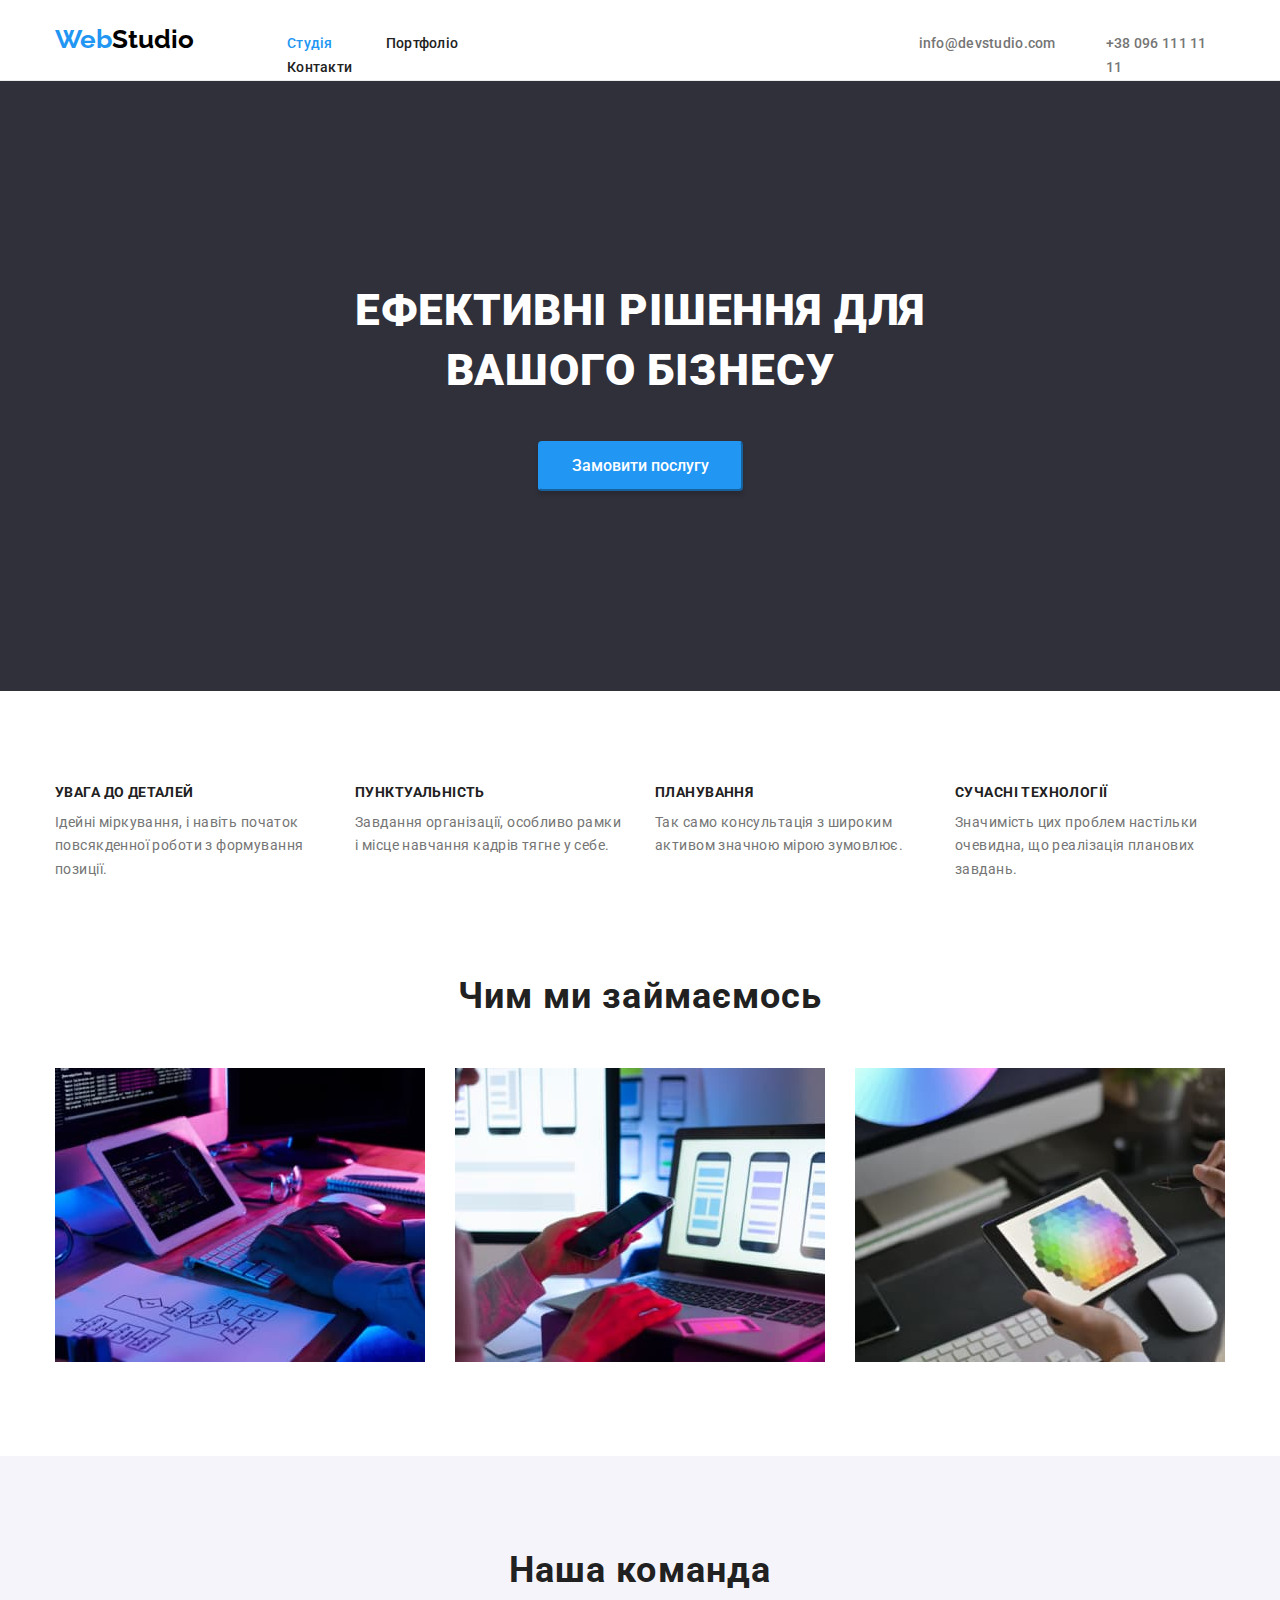
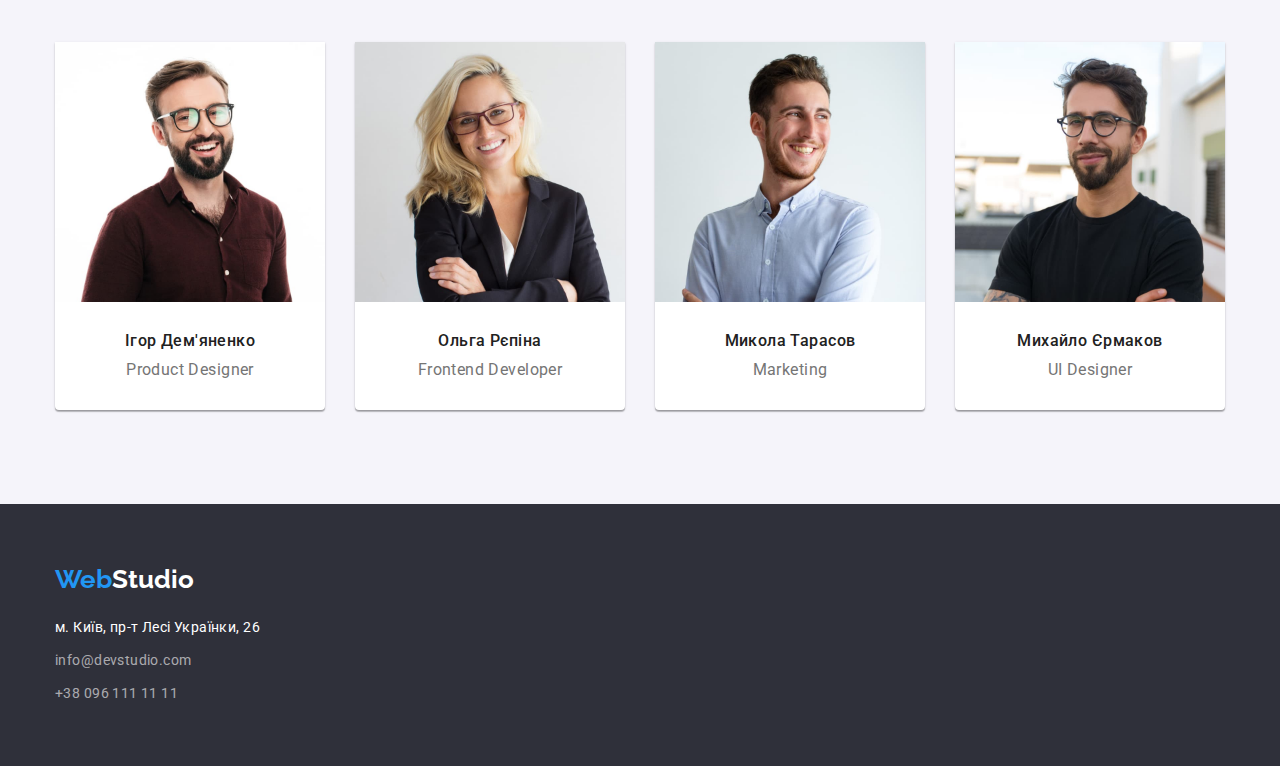
<file: index.html>
<!DOCTYPE html>
<html lang="uk">
  <head>
    <meta charset="UTF-8" />
    <meta http-equiv="X-UA-Compatible" content="IE=edge" />
    <meta name="viewport" content="width=device-width, initial-scale=1.0" />
    <title>Студія</title>
    <link rel="preconnect" href="https://fonts.googleapis.com" />
    <link rel="preconnect" href="https://fonts.gstatic.com" crossorigin />
    <link
      rel="stylesheet"
      href="https://cdnjs.cloudflare.com/ajax/libs/modern-normalize/1.1.0/modern-normalize.css"
    />
    <link
      href="https://fonts.googleapis.com/css2?family=Raleway:wght@700&family=Roboto:wght@400;500;700;900&display=swap"
      rel="stylesheet"
    />
    <link rel="stylesheet" href="./css/styles.css" />
  </head>
  <body>
    <header class="header">
      <div class="container container-header">
        <!--Логотип-->
        <a class="logo" href="./index.html"
          ><span class="logo-color">Web</span>Studio</a
        >
        <!--Навігація-->
        <nav class="site-nav">
          <ul class="list-nav">
            <li class="list-item">
              <a class="page" href="./index.html">Студія</a>
            </li>
            <li class="list-item">
              <a href="./portfolio.html">Портфоліо</a>
            </li>
            <li class="list-item"><a href="">Контакти</a></li>
          </ul>
        </nav>
        <!--Зв'язок з нами-->

        <ul class="contacts">
          <li class="contact-item">
            <a href="mailto:info@devstudio.com">info@devstudio.com</a>
          </li>
          <li class="contact-item">
            <a href="tel:+380961111111">+38 096 111 11 11</a>
          </li>
        </ul>
      </div>
      <div class="header-border"></div>
    </header>

    <main>
      <!--Герой-->

      <section class="hero">
        <h1 class="hero-title">Ефективні рішення для вашого бізнесу</h1>
        <!--Кнопка-->
        <button class="studio" type="button">Замовити послугу</button>
      </section>

      <!--Cекція-->
      <section class="content">
        <div class="container">
          <h2 class="visually-hidden">Методи покращення ефективності</h2>
          <ul class="methods-list list">
            <li class="list-item-method">
              <h3 class="method-titles">УВАГА ДО ДЕТАЛЕЙ</h3>
              <p class="about-method">
                Ідейні міркування, і навіть початок повсякденної роботи з
                формування позиції.
              </p>
            </li>
            <li class="list-item-method">
              <h3 class="method-titles">ПУНКТУАЛЬНІСТЬ</h3>
              <p class="about-method">
                Завдання організації, особливо рамки і місце навчання кадрів
                тягне у себе.
              </p>
            </li>
            <li class="list-item-method">
              <h3 class="method-titles">ПЛАНУВАННЯ</h3>
              <p class="about-method">
                Так само консультація з широким активом значною мірою зумовлює.
              </p>
            </li>
            <li class="list-item-method">
              <h3 class="method-titles">СУЧАСНІ ТЕХНОЛОГІЇ</h3>
              <p class="about-method">
                Значимість цих проблем настільки очевидна, що реалізація
                планових завдань.
              </p>
            </li>
          </ul>
        </div>
      </section>

      <section class="content content-no-pt">
        <div class="container ">
          <h2 class="section-title">Чим ми займаємось</h2>
          <ul class="list-item-benefits">
            <li class="list-examples">
              <img
                class="example-photo"
                src="./images/box1.jpg"
                alt="Написання коду"
                width="370"
              />
            </li>
            <li class="list-examples">
              <img
                class="example-photo"
                src="./images/box2.jpg"
                alt="Мобільна розробка"
                width="370"
              />
            </li>
            <li class="list-examples">
              <img
                class="example-photo"
                src="./images/box3.jpg"
                alt="Розробка дизайну"
                width="370"
              />
            </li>
          </ul>
        </div>
      </section>

      <section class="content content-bcgnd">
        <div class="container">
          <h2 class="section-title">Наша команда</h2>
          <ul class="team-list">
            <li class="team-card">
              <img
                class="photo"
                src="./images/photo1.jpg"
                alt="фото Ігора"
                width="270"
              />
              <div class="about-text">
                <h3 class="team-names">Ігор Дем'яненко</h3>
                <p class="job-title">Product Designer</p>
              </div>
            </li>
            <li class="team-card">
              <img
                class="photo"
                src="./images/photo2.jpg"
                alt="фото Ольги"
                width="270"
              />
              <div class="about-text">
                <h3 class="team-names">Ольга Рєпіна</h3>
                <p class="job-title">Frontend Developer</p>
              </div>
            </li>
            <li class="team-card">
              <img
                class="photo"
                src="./images/photo3.jpg"
                alt="Фото Миколи"
                width="270"
              />
              <div class="about-text">
                <h3 class="team-names">Микола Тарасов</h3>
                <p class="job-title">Marketing</p>
              </div>
            </li>
            <li class="team-card">
              <img
                class="photo"
                src="./images/photo4.jpg"
                alt="Фото Михайла"
                width="270"
              />
              <div class="about-text">
                <h3 class="team-names">Михайло Єрмаков</h3>
                <p class="job-title">UI Designer</p>
              </div>
            </li>
          </ul>
        </div>
      </section>
    </main>

    <footer>
      <div class="container">
        <a class="logo-footer" href="./index.html"
          ><span class="logo-color">Web</span>Studio</a
        >
        <!--Адреса-->
        <address>
          <ul class="footer-nav">
            <li class="location">
              <a class="address-footer" href=""
                >м. Київ, пр-т Лесі Українки, 26</a
              >
            </li>
            <li class="location">
              <a class="adress-footer" href="mailto:info@devstudio.com"
                >info@devstudio.com</a
              >
            </li>
            <li class="location">
              <a class="adress-footer" href="tel:+380961111111"
                >+38 096 111 11 11</a
              >
            </li>
          </ul>
        </address>
      </div>
    </footer>
  </body>
</html>
</file>
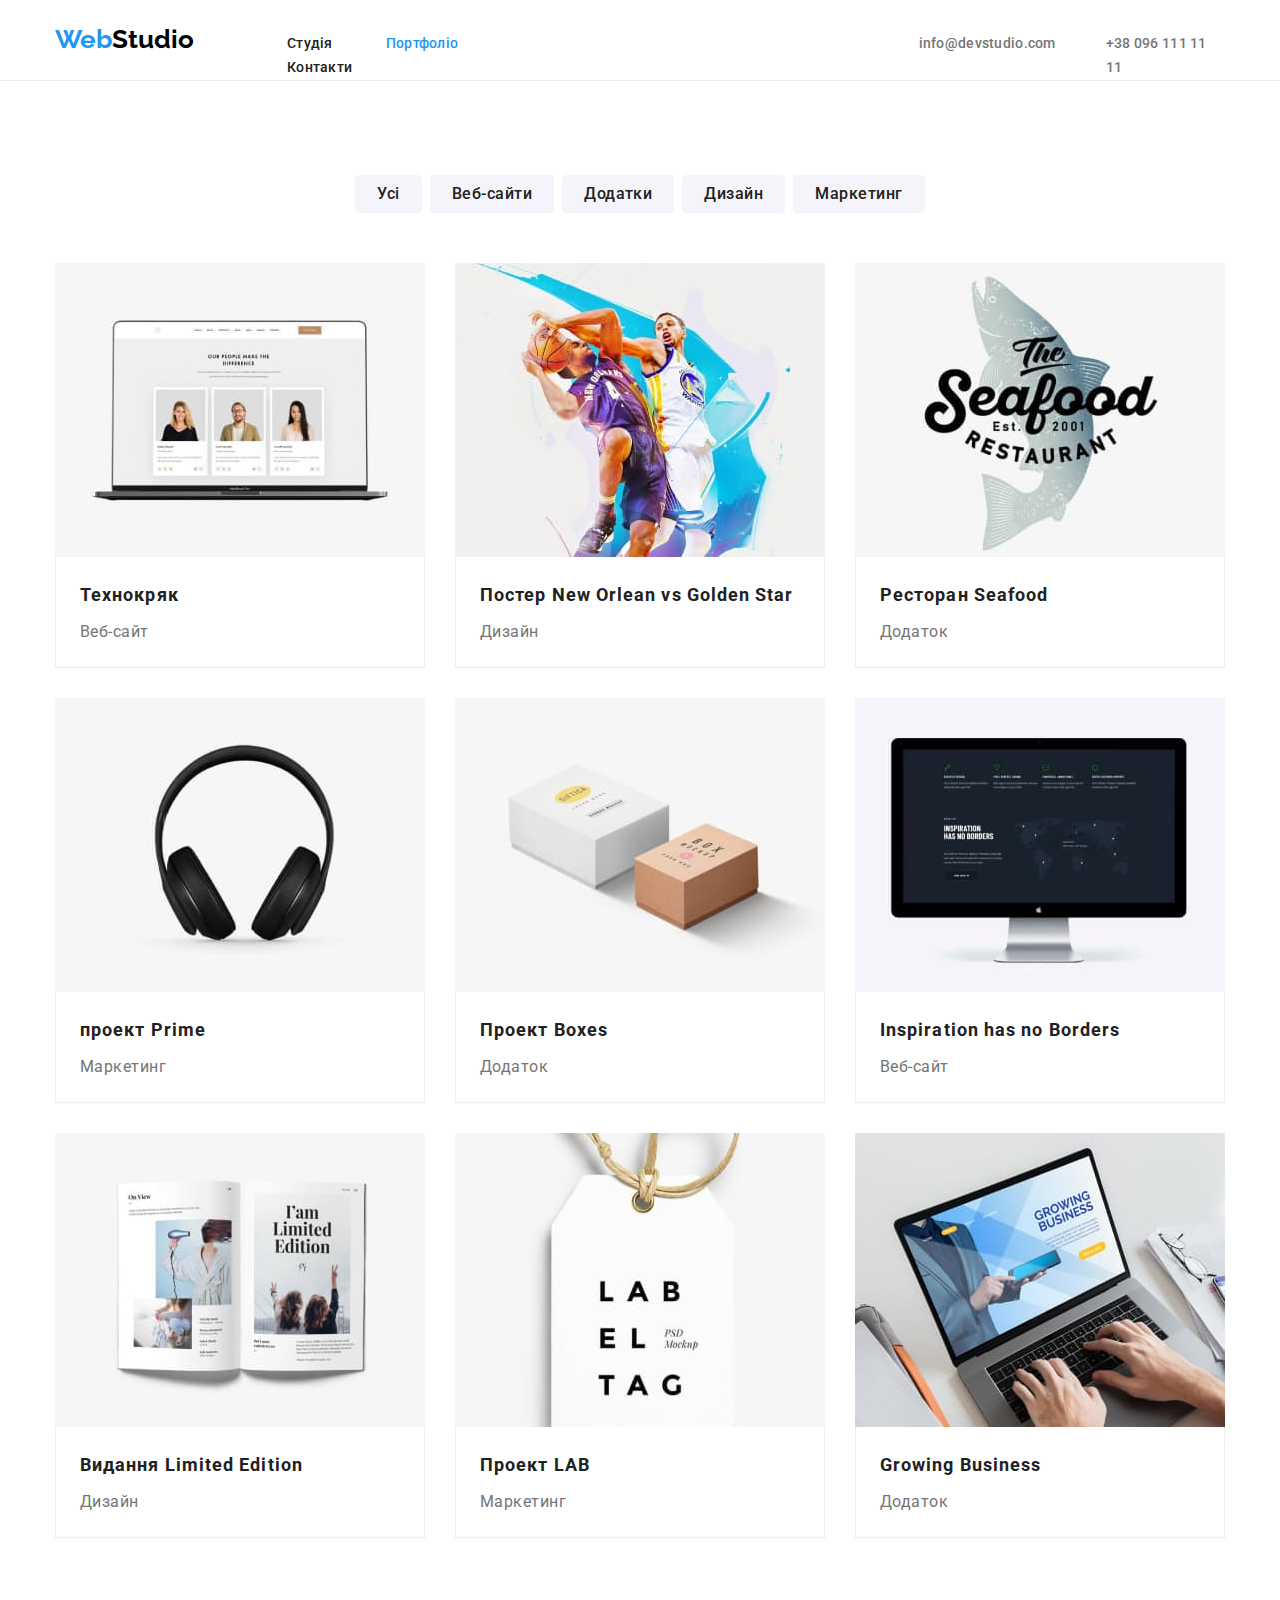
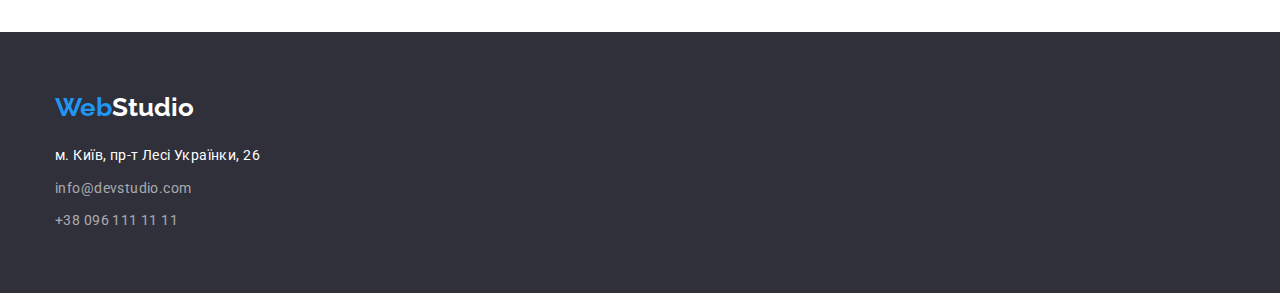
<file: portfolio.html>
<!DOCTYPE html>
<html lang="uk">
  <head>
    <meta charset="UTF-8" />
    <meta http-equiv="X-UA-Compatible" content="IE=edge" />
    <meta name="viewport" content="width=device-width, initial-scale=1.0" />
    <title>Портфоліо</title>
    <link
      rel="stylesheet"
      href="https://cdnjs.cloudflare.com/ajax/libs/modern-normalize/1.1.0/modern-normalize.css"
    />
    <link
      href="https://fonts.googleapis.com/css2?family=Raleway:wght@700&family=Roboto:wght@400;500;700&display=swap"
      rel="stylesheet"
    />
    <link rel="stylesheet" href="./css/styles.css" />
  </head>
  <body>
    <header class="header">
      <div class="container container-header">
        <!--Логотип-->
        <a class="logo" href="./index.html"
          ><span class="logo-color">Web</span>Studio</a
        >
        <!--Навігація-->
        <nav class="site-nav">
          <ul class="list-nav">
            <li class="list-item">
              <a href="./index.html">Студія</a>
            </li>
            <li class="list-item">
              <a class="page" href="./portfolio.html">Портфоліо</a>
            </li>
            <li class="list-item"><a href="">Контакти</a></li>
          </ul>
        </nav>
        <!--Зв'язок з нами-->

        <ul class="contacts">
          <li class="contact-item">
            <a href="mailto:info@devstudio.com">info@devstudio.com</a>
          </li>
          <li class="contact-item">
            <a href="tel:+380961111111">+38 096 111 11 11</a>
          </li>
        </ul>
      </div>
      <div class="header-border"></div>
    </header>

    <main>
      <section class="content">
        <div class="container">
          <h1 class="visually-hidden">Наші роботи</h1>

          <ul class="portfolio-btn">
            <li class="btn-icon">
              <button class="control-btn" type="button">Усі</button>
            </li>
            <li class="btn-icon">
              <button class="control-btn" type="button">Веб-сайти</button>
            </li>
            <li class="btn-icon">
              <button class="control-btn" type="button">Додатки</button>
            </li>
            <li class="btn-icon">
              <button class="control-btn" type="button">Дизайн</button>
            </li>
            <li class="btn-icon">
              <button class="control-btn" type="button">Маркетинг</button>
            </li>
          </ul>

          <ul class="products">
            <li class="card-product">
              <a href=""
                ><img
                  class="product-img"
                  src="./images/img1.jpg"
                  alt="Ноутбук"
                  width="370"
                  height="294"
                />
                <div class="about-products">
                  <h2 class="product-name">Технокряк</h2>
                  <p class="product-type">Веб-сайт</p>
                </div>
              </a>
            </li>
            <li class="card-product">
              <a href="">
                <img
                  class="product-img"
                  src="./images/img2.jpg"
                  alt="Гра в баскетбол"
                  width="370"
                  height="294"
                />
                <div class="about-products">
                  <h2 class="product-name">Постер New Orlean vs Golden Star</h2>
                  <p class="product-type">Дизайн</p>
                </div></a
              >
            </li>
            <li class="card-product">
              <a href=""
                ><img
                  class="product-img"
                  src="./images/img3.jpg"
                  alt="Логотип ресторану"
                  width="370"
                  height="294"
                />
                <div class="about-products">
                  <h2 class="product-name">Ресторан Seafood</h2>
                  <p class="product-type">Додаток</p>
                </div></a
              >
            </li>
            <li class="card-product">
              <a href=""
                ><img
                  class="product-img"
                  src="./images/img4.jpg"
                  alt="Навушники"
                  width="370"
                  height="294"
                />
                <div class="about-products">
                  <h2 class="product-name">проект Prime</h2>
                  <p class="product-type">Маркетинг</p>
                </div></a
              >
            </li>
            <li class="card-product">
              <a href=""
                ><img
                  class="product-img"
                  src="./images/img5.jpg"
                  alt="Коробки"
                  width="370"
                  height="294"
                />
                <div class="about-products">
                  <h2 class="product-name">Проект Boxes</h2>
                  <p class="product-type">Додаток</p>
                </div></a
              >
            </li>
            <li class="card-product">
              <a href="">
                <img
                  class="product-img"
                  src="./images/img6.jpg"
                  alt="Комп'ютер"
                  width="370"
                  height="294"
                />
                <div class="about-products">
                  <h2 class="product-name">Inspiration has no Borders</h2>
                  <p class="product-type">Веб-сайт</p>
                </div></a
              >
            </li>
            <li class="card-product">
              <a href="">
                <img
                  class="product-img"
                  src="./images/img7.jpg"
                  alt="Книга"
                  width="370"
                  height="294"
                />
                <div class="about-products">
                  <h2 class="product-name">Видання Limited Edition</h2>
                  <p class="product-type">Дизайн</p>
                </div></a
              >
            </li>
            <li class="card-product">
              <a href="">
                <img
                  class="product-img"
                  src="./images/img8.jpg"
                  alt="Бирка"
                  width="370"
                  height="294"
                />
                <div class="about-products">
                  <h2 class="product-name">Проект LAB</h2>
                  <p class="product-type">Маркетинг</p>
                </div></a
              >
            </li>
            <li class="card-product">
              <a href="">
                <img
                  class="product-img"
                  src="./images/img9.jpg"
                  alt="Ноутбук"
                  width="370"
                  height="294"
                />
                <div class="about-products">
                  <h2 class="product-name">Growing Business</h2>
                  <p class="product-type">Додаток</p>
                </div></a
              >
            </li>
          </ul>
        </div>
      </section>
    </main>

    <footer>
      <div class="container">
        <section class="footer-content">
          <a class="logo-footer" href="./index.html"
            ><span class="logo-color">Web</span>Studio</a
          >
          <!--Адреса-->
          <address>
            <ul class="footer-nav">
              <li class="location">
                <a class="address-footer" href=""
                  >м. Київ, пр-т Лесі Українки, 26</a
                >
              </li>
              <li class="location">
                <a class="adress-footer" href="mailto:info@devstudio.com"
                  >info@devstudio.com</a
                >
              </li>
              <li class="location">
                <a class="adress-footer" href="tel:+380961111111"
                  >+38 096 111 11 11</a
                >
              </li>
            </ul>
          </address>
        </section>
      </div>
    </footer>
  </body>
</html>
</file>
<file: css/styles.css>
html {
  box-sizing: border-box;
}

*,
*::before,
*::after {
  box-sizing: inherit;
}

:root {
  --primary-text-color: #757575;
  --title-text-color: #212121;
  --accent-color: #2196f3;
  --primary-white-color: #ffffff;
}

ul {
  list-style: none;
  margin: 0px;
}

a {
  text-decoration: none;
}

h1,
h2,
h3,
h4,
h5,
h6,
p,
ul {
  margin: 0px;
}

.container {
  max-width: 1200px;
  padding: 0 15px;
  margin-left: auto;
  margin-right: auto;
}

.content {
  padding-top: 94px;
  padding-bottom: 94px;
}

/*Хедер*/

.container-header {
  display: flex;
  align-items: baseline;
  padding-top: 24px;
  padding-bottom: 24px;
  height: 80px;
  margin: auto;
}

.logo {
  font-family: Raleway, cursive;
  font-size: 26px;
  font-weight: 700;
  line-height: 1.19;
  color: #000;
}
.logo-color {
  color: var(--accent-color);
}

.list-nav {
  margin-left: 93px;
}

.list-item {
  margin-right: 50px;
  letter-spacing: 0.02em;
}

.list-item:last-child {
  margin-right: 0px;
}

.contacts {
  display: flex;
  letter-spacing: 0.02em;
}

.contact-item:first-child {
  margin-right: 50px;
}

/* навігація в хедері*/

a .logo {
  display: inline-block;
}

ul {
  display: inline-block;
  padding-inline-start: 0px;
}

.site-nav {
  display: flex;
}

.site-nav li {
  display: inline-block;
}

.site-nav a {
  color: var(--title-text-color);
  font-weight: 500;
  font-size: 14px;
  line-height: 1.14;
}

.site-nav a:hover,
.site-nav a:focus {
  color: var(--accent-color);
}

li .page {
  color: var(--accent-color);
}

/*Контакти в хедері*/

.contacts {
  margin-left: 344px;
}

.contact-item {
  margin-right: 0px;
}

.contacts:first-child {
  margin-right: 50px;
}

.contacts a {
  color: var(--primary-text-color);
  font-weight: 500;
  font-size: 14px;
  line-height: 1.14;
}

.contacts a:hover,
.contacts a:focus {
  color: var(--accent-color);
}

body {
  font-family: "Roboto", sans-serif;
  font-weight: 400;
  font-size: 14px;
  line-height: 1.71;
  color: var(--primary-text-color);
}

.header-border {
  border-bottom: 1px solid #ececec;
}

/*Герой*/
.hero {
  padding-top: 200px;
  padding-bottom: 200px;
  text-align: center;
  background-color: #2f303a;
  letter-spacing: 0.06em;
}

.visually-hidden {
  position: absolute;
  width: 1px;
  height: 1px;
  margin: -1px;
  border: 0;
  padding: 0;

  white-space: nowrap;
  clip-path: inset(100%);
  clip: rect(0 0 0 0);
  overflow: hidden;
}

.hero-title {
  font-family: "Roboto", sans-serif;
  max-width: 696px;
  margin: 0px auto;
  font-weight: 900;
  font-size: 44px;
  line-height: 1.36;
  color: var(--primary-white-color);
  text-transform: uppercase;
}

/*Кнопка*/

button {
  margin-top: 40px;
  padding: 10px 32px;
  border-radius: 4px;
  border-color: var(--accent-color);
}

.studio {
  background-color: #2196f3;
  color: var(--primary-white-color);
  font-family: "Roboto";
  font-weight: 500;
  font-size: 16px;
  line-height: 1.62;
  box-shadow: 0px 4px 4px rgba(0, 0, 0, 0.15);
}
.studio:hover,
.studio:focus {
  color: aliceblue;
}

.studio {
  cursor: pointer;
}

/*Секція-1*/

.methods-list {
  display: flex;
  text-align: center;
  letter-spacing: 0.03em;
}

.list-item-method:last-child {
  margin-right: 0px;
}

.list-item-method {
  width: 270px;
  margin-right: 30px;
}

.method-titles {
  text-align: start;
  font-weight: 700;
  font-size: 14px;
  line-height: 1.14;
  color: var(--title-text-color);
  margin-bottom: 10px;
}

.about-method {
  text-align: left;
}

/*Секція-2*/

/*.benefits {
  padding-top: 94px;
  padding-bottom: 94px;
}*/

.content-no-pt{
  padding-top: 0px;
}

.list-item-benefits {
  display: flex;
}

.list-examples {
  margin-right: 30px;
}

.list-examples:last-child {
  margin-right: 0px;
}

.example-photo {
  display: block;
}

.section-title {
  margin-bottom: 50px;
  font-weight: 700;
  font-size: 36px;
  line-height: 1.16;
  text-align: center;
  letter-spacing: 0.03em;
  color: var(--title-text-color);
}

/*.titles {
  display: inline-block;
  font-weight: 700;
  font-size: 14px;
  line-height: 1.14;
  letter-spacing: 0.03em;
  color: var(--title-text-color);
}*/

/*Секція-3*/

.team-list {
  display: flex;
  justify-content: space-between;
}

.about-text {
  padding-top: 30px;
  padding-bottom: 30px;
}

.team-card {
  padding-bottom: 30px;
  width: 270px;
  height: 368px;
  background: #ffffff;
  letter-spacing: 0.03em;
  box-shadow: 0px 1px 3px rgba(0, 0, 0, 0.12), 0px 1px 1px rgba(0, 0, 0, 0.14),
    0px 2px 1px rgba(0, 0, 0, 0.2);
  border-radius: 0px 0px 4px 4px;
}

.team-card:last-child {
  padding-right: 0px;
}

.team-names {
  text-align: center;
  font-weight: 500;
  font-size: 16px;
  line-height: 1.18;
  margin-bottom: 10px;
  color: var(--title-text-color);
}

.job-title {
  text-align: center;
  font-size: 16px;
  line-height: 1.18;
  color: var(--primary-text-color);
}

.photo {
  display: block;
}

.content-bcgnd {
  background-color: #f5f4fa;
}

/*Footer*/

.logo-footer {
  font-family: Raleway, sans-serif;
  font-size: 26px;
  font-weight: 700;
  line-height: 1.19;
  color: var(--primary-white-color);
}

address {
  margin-top: 20px;
}

.location {
  margin-bottom: 9px;
}

.location:last-child {
  margin-bottom: 0px;
}

.footer-nav {
  letter-spacing: 0.03em;
}

footer {
  background-color: #2f303a;
  padding-top: 60px;
  padding-bottom: 60px;
}

/* навігація в футері*/

.footer-nav a {
  color: rgba(255, 255, 255, 0.6);
}

.footer-nav a:hover,
.footer-nav a:focus {
  color: var(--primary-white-color);
}

address {
  font-style: normal;
}

.location a {
  color: rgba(255, 255, 255, 0.6);
}

.address-footer:first-child {
  color: var(--primary-white-color);
}

/*Портфоліо*/

/*Копки*/

.portfolio-btn {
  display: flex;
  justify-content: center;
  margin-bottom: 50px;
}

.btn-icon {
  padding-top: 0px;
  margin-right: 8px;
}

.btn-icon:last-child {
  margin-right: 0px;
}

.control-btn {
  border: 0px;
  margin-top: 0px;
  padding: 6px 22px;
  letter-spacing: 0.03em;
}

.control-btn:hover {
  background: #2196f3;
  box-shadow: 0px 3px 1px rgba(0, 0, 0, 0.1), 0px 1px 2px rgba(0, 0, 0, 0.08),
    0px 2px 2px rgba(0, 0, 0, 0.12);
  border-radius: 4px;
}

.portfolio-btn button {
  background-color: #f5f4fa;
  color: var(--title-text-color);
  font-family: "Roboto";
  font-weight: 500;
  font-size: 16px;
  line-height: 1.62;
}

.portfolio-btn button:hover,
.portfolio-btn button:focus {
  background-color: var(--accent-color);
  color: var(--primary-white-color);
  border-color: var(--accent-color);
}

.portfolio-btn button {
  cursor: pointer;
}

/*Товари*/

.products {
  display: flex;
  width: 1200px;
  flex-wrap: wrap;
}

.product-img {
  display: block;
}

.card-product {
  border-bottom: 1px solid #eeeeee;
  margin-right: 30px;
  margin-bottom: 30px;
}

.card-product:nth-child(3n) {
  margin-right: 0px;
}

.card-product:nth-last-child(-n + 3) {
  margin-bottom: 0px;
}

.products h2 {
  font-weight: 700;
  font-size: 18px;
  line-height: 2;
  color: var(--title-text-color);
}

.product-name {
  margin-bottom: 4px;
  letter-spacing: 0.06em;
}

.products p {
  font-size: 16px;
  line-height: 1.87;
  color: var(--primary-text-color);
}

.product-type {
  letter-spacing: 0.03em;
}

.about-products {
  padding: 20px 24px;
  border-left: 1px solid #eeeeee;
  border-right: 1px solid #eeeeee;
}
</file>
